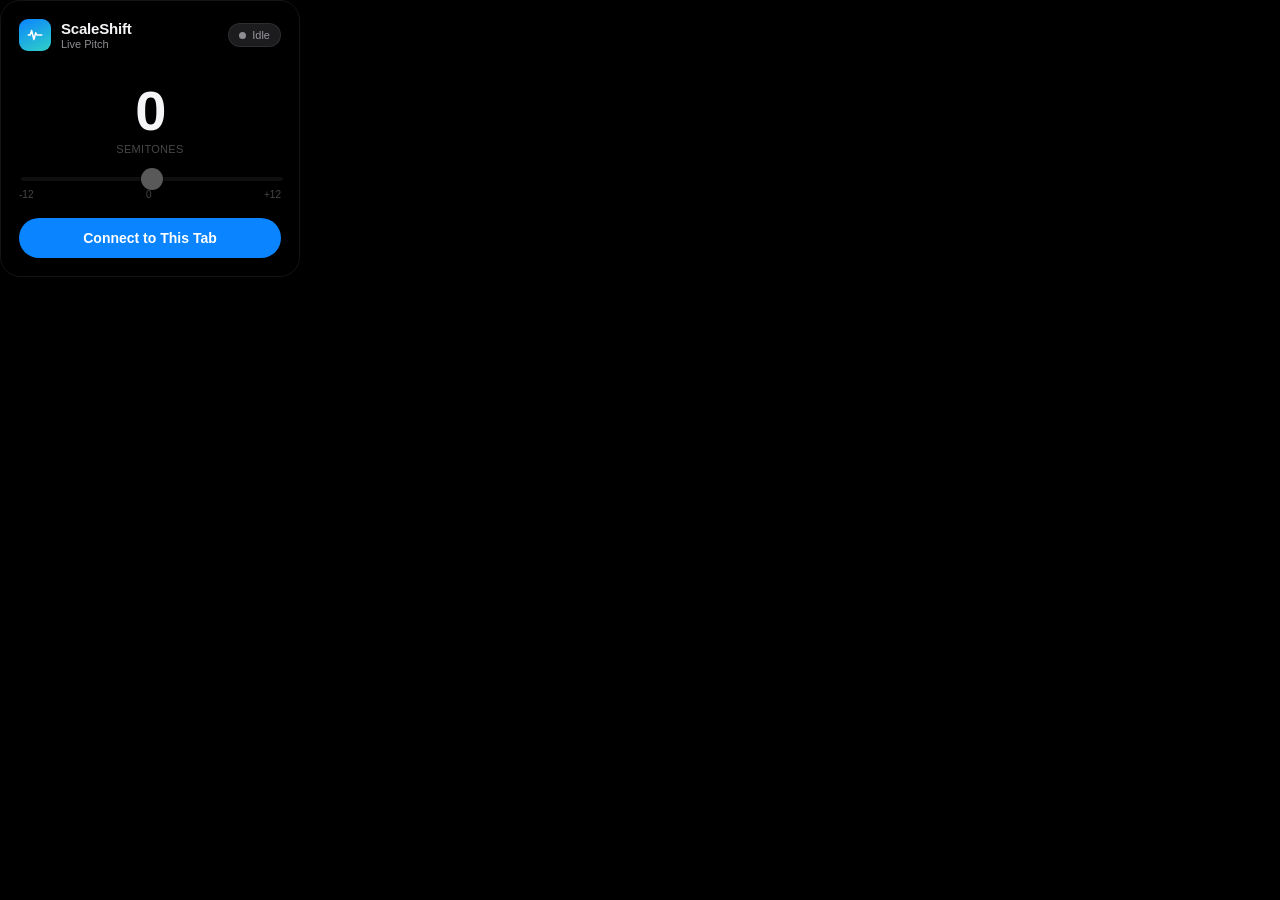
<file: src/popup/index.html>
<!DOCTYPE html>
<html lang="en">
<head>
    <meta charset="UTF-8">
    <title>ScaleShift</title>
    <link rel="stylesheet" href="style.css">
</head>
<body>
    <div class="app">
        <header class="app__header">
            <div class="app__identity">
                <div class="app__icon" aria-hidden="true">
                    <svg viewBox="0 0 24 24" width="18" height="18" fill="none">
                        <path d="M3 12h2.5l2-6 3 12 2.5-9 1.5 3H21" stroke="white" stroke-width="2"
                              stroke-linecap="round" stroke-linejoin="round"/>
                    </svg>
                </div>
                <div>
                    <h1 class="app__title">ScaleShift</h1>
                    <p class="app__subtitle">Live Pitch</p>
                </div>
            </div>
            <div class="status" role="status" aria-live="polite">
                <span class="status__dot status__dot--idle" id="statusDot"></span>
                <span class="status__label" id="statusLabel">Idle</span>
            </div>
        </header>

        <div class="pitch-display">
            <span class="pitch-display__value" id="pitchValue">0</span>
            <span class="pitch-display__unit">semitones</span>
        </div>

        <div class="slider">
            <input type="range" id="pitchSlider" min="-12" max="12" value="0" step="1" disabled
                   aria-label="Pitch shift in semitones">
            <div class="slider__ticks" aria-hidden="true">
                <span>-12</span><span>0</span><span>+12</span>
            </div>
        </div>

        <p class="error" id="errorBanner" role="alert" hidden></p>

        <div class="actions">
            <button class="btn btn--primary" id="connectBtn">Connect to This Tab</button>
            <button class="btn btn--secondary" id="disconnectBtn" hidden>Disconnect</button>
        </div>
    </div>
    <script src="popup.js"></script>
</body>
</html>
</file>
<file: src/popup/style.css>
/* ============================================================
   ScaleShift — design tokens
   Dark, Apple-system inspired (Control Center / Music dark mode)
   Palette:   #000000 base, #1C1C1E surface, #2C2C2E elevated
   Accent:    #0A84FF (system blue) — interactive controls
   Live:      #30D158 (system green) — connected state
   Danger:    #FF453A (system red)   — disconnect / errors
   Type:      SF Pro system stack, tabular numerals for the readout
   Shape:     continuous corners, pill controls, hairline borders
   Signature: the large tabular-number pitch readout + glowing status dot
   ============================================================ */

:root {
    --color-bg: #000000;
    --color-surface: #1c1c1e;
    --color-surface-elevated: #2c2c2e;
    --color-hairline: rgba(255, 255, 255, 0.08);

    --color-label: #f5f5f7;
    --color-label-secondary: rgba(235, 235, 245, 0.6);
    --color-label-tertiary: rgba(235, 235, 245, 0.3);

    --color-accent: #0a84ff;
    --color-live: #30d158;
    --color-danger: #ff453a;
    --color-idle-dot: #8e8e93;

    --font-system: -apple-system, BlinkMacSystemFont, "SF Pro Display", "SF Pro Text",
        "Helvetica Neue", Arial, sans-serif;

    --radius-lg: 20px;
    --radius-md: 14px;
    --radius-pill: 999px;

    --ease-standard: cubic-bezier(0.25, 0.1, 0.25, 1);
}

* {
    box-sizing: border-box;
}

body {
    margin: 0;
    width: 300px;
    background: var(--color-bg);
    font-family: var(--font-system);
    -webkit-font-smoothing: antialiased;
}

.app {
    display: flex;
    flex-direction: column;
    gap: 18px;
    padding: 18px;
    border-radius: var(--radius-lg);
    border: 1px solid var(--color-hairline);
    transition: border-color 0.3s var(--ease-standard);
}

/* ---------- Header ---------- */

.app__header {
    display: flex;
    align-items: center;
    justify-content: space-between;
}

.app__identity {
    display: flex;
    align-items: center;
    gap: 10px;
}

.app__icon {
    width: 32px;
    height: 32px;
    flex-shrink: 0;
    display: flex;
    align-items: center;
    justify-content: center;
    border-radius: 9px;
    background: linear-gradient(155deg, #0a84ff, #30d1c6);
}

.app__title {
    margin: 0;
    font-size: 15px;
    font-weight: 600;
    letter-spacing: -0.2px;
    color: var(--color-label);
    line-height: 1.2;
}

.app__subtitle {
    margin: 0;
    font-size: 11px;
    font-weight: 500;
    color: var(--color-label-secondary);
}

.status {
    display: flex;
    align-items: center;
    gap: 6px;
    padding: 5px 10px;
    background: var(--color-surface);
    border: 1px solid var(--color-hairline);
    border-radius: var(--radius-pill);
}

.status__dot {
    width: 7px;
    height: 7px;
    border-radius: 50%;
    background: var(--color-idle-dot);
    transition: background 0.2s var(--ease-standard), box-shadow 0.2s var(--ease-standard);
}

.status__dot--idle {
    background: var(--color-idle-dot);
}

.status__dot--connecting {
    background: var(--color-accent);
    animation: pulse 1s ease-in-out infinite;
}

.status__dot--live {
    background: var(--color-live);
    box-shadow: 0 0 0 3px rgba(48, 209, 88, 0.2);
}

.status__dot--error {
    background: var(--color-danger);
    box-shadow: 0 0 0 3px rgba(255, 69, 58, 0.2);
}

.status__label {
    font-size: 11px;
    font-weight: 500;
    color: var(--color-label-secondary);
}

/* ---------- Pitch readout ---------- */

.pitch-display {
    display: flex;
    flex-direction: column;
    align-items: center;
    padding: 14px 0 2px;
}

.pitch-display__value {
    font-size: 56px;
    font-weight: 700;
    letter-spacing: -1.5px;
    color: var(--color-label);
    font-variant-numeric: tabular-nums;
    line-height: 1;
    transition: transform 0.1s var(--ease-standard);
}

.pitch-display__value:active {
    transform: scale(0.95);
}

.pitch-display__unit {
    margin-top: 4px;
    font-size: 11px;
    font-weight: 500;
    letter-spacing: 0.3px;
    text-transform: uppercase;
    color: var(--color-label-tertiary);
}

/* ---------- Slider ---------- */

.slider {
    display: flex;
    flex-direction: column;
    gap: 6px;
}

input[type="range"] {
    -webkit-appearance: none;
    appearance: none;
    width: 100%;
    height: 4px;
    border-radius: var(--radius-pill);
    background: var(--color-surface-elevated);
    outline: none;
}

input[type="range"]::-webkit-slider-thumb {
    -webkit-appearance: none;
    width: 22px;
    height: 22px;
    border-radius: 50%;
    background: #ffffff;
    box-shadow: 0 1px 4px rgba(0, 0, 0, 0.4);
    cursor: pointer;
    transition: transform 0.15s var(--ease-standard), box-shadow 0.2s var(--ease-standard);
}

input[type="range"]:not(:disabled)::-webkit-slider-thumb:hover {
    transform: scale(1.08);
}

input[type="range"]:disabled {
    opacity: 0.35;
}

input[type="range"]:disabled::-webkit-slider-thumb {
    cursor: not-allowed;
}

input[type="range"]:focus-visible::-webkit-slider-thumb {
    box-shadow: 0 0 0 4px rgba(10, 132, 255, 0.35);
}

/* LIVE STATE OVERRIDES */
.app--live input[type="range"]:not(:disabled)::-webkit-slider-thumb {
    box-shadow: 0 1px 4px rgba(0, 0, 0, 0.4), 0 0 0 2px rgba(48, 209, 88, 0.5);
}

.app--live input[type="range"]:not(:disabled)::-webkit-slider-thumb:hover {
    transform: scale(1.08);
    box-shadow: 0 1px 4px rgba(0, 0, 0, 0.4), 0 0 0 4px rgba(48, 209, 88, 0.35);
}

.app--live input[type="range"]:focus-visible::-webkit-slider-thumb {
    box-shadow: 0 0 0 4px rgba(48, 209, 88, 0.5);
}

.slider__ticks {
    display: flex;
    justify-content: space-between;
    font-size: 10px;
    font-weight: 500;
    color: var(--color-label-tertiary);
    font-variant-numeric: tabular-nums;
}

/* ---------- Error banner ---------- */

.error {
    margin: 0;
    padding: 10px 12px;
    border-radius: var(--radius-md);
    background: rgba(255, 69, 58, 0.12);
    border: 1px solid rgba(255, 69, 58, 0.25);
    color: #ff9490;
    font-size: 12px;
    line-height: 1.4;
}

/* ---------- Actions ---------- */

.actions {
    display: flex;
    flex-direction: column;
}

.btn {
    width: 100%;
    padding: 12px;
    border: none;
    border-radius: var(--radius-pill);
    font-family: var(--font-system);
    font-size: 14px;
    font-weight: 600;
    cursor: pointer;
    transition: transform 0.15s var(--ease-standard), filter 0.15s var(--ease-standard),
        opacity 0.15s var(--ease-standard);
}

.btn:not(:disabled):hover {
    filter: brightness(1.1);
}

.btn:not(:disabled):active {
    transform: scale(0.97);
}

.btn:disabled {
    opacity: 0.45;
    cursor: not-allowed;
}

.btn:focus-visible {
    outline: 2px solid var(--color-accent);
    outline-offset: 2px;
}

.btn--primary {
    background: var(--color-accent);
    color: #ffffff;
}

.btn--secondary {
    background: var(--color-surface-elevated);
    color: var(--color-danger);
    border: 1px solid rgba(255, 69, 58, 0.3);
}

/* ---------- Motion ---------- */

@keyframes pulse {
    0%, 100% { opacity: 1; }
    50% { opacity: 0.4; }
}

@media (prefers-reduced-motion: reduce) {
    * {
        animation: none !important;
        transition: none !important;
    }
}
</file>
